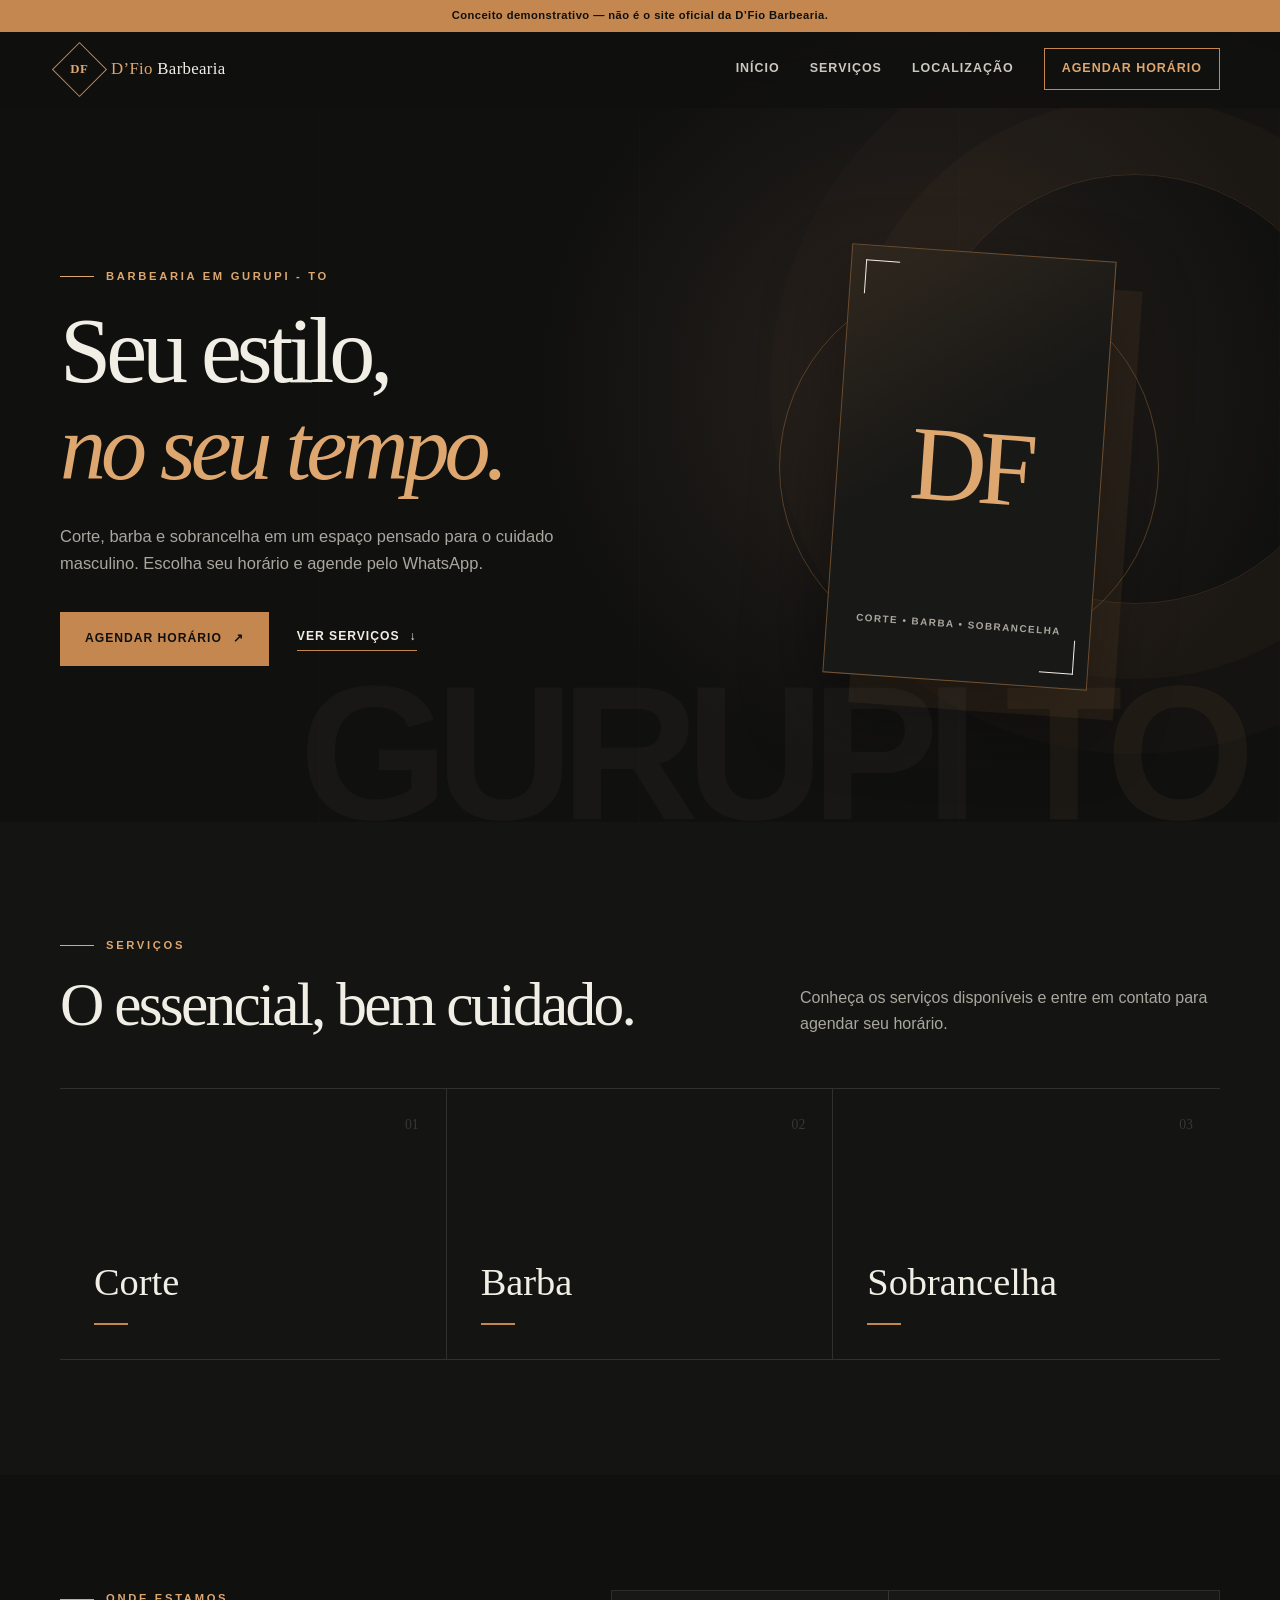
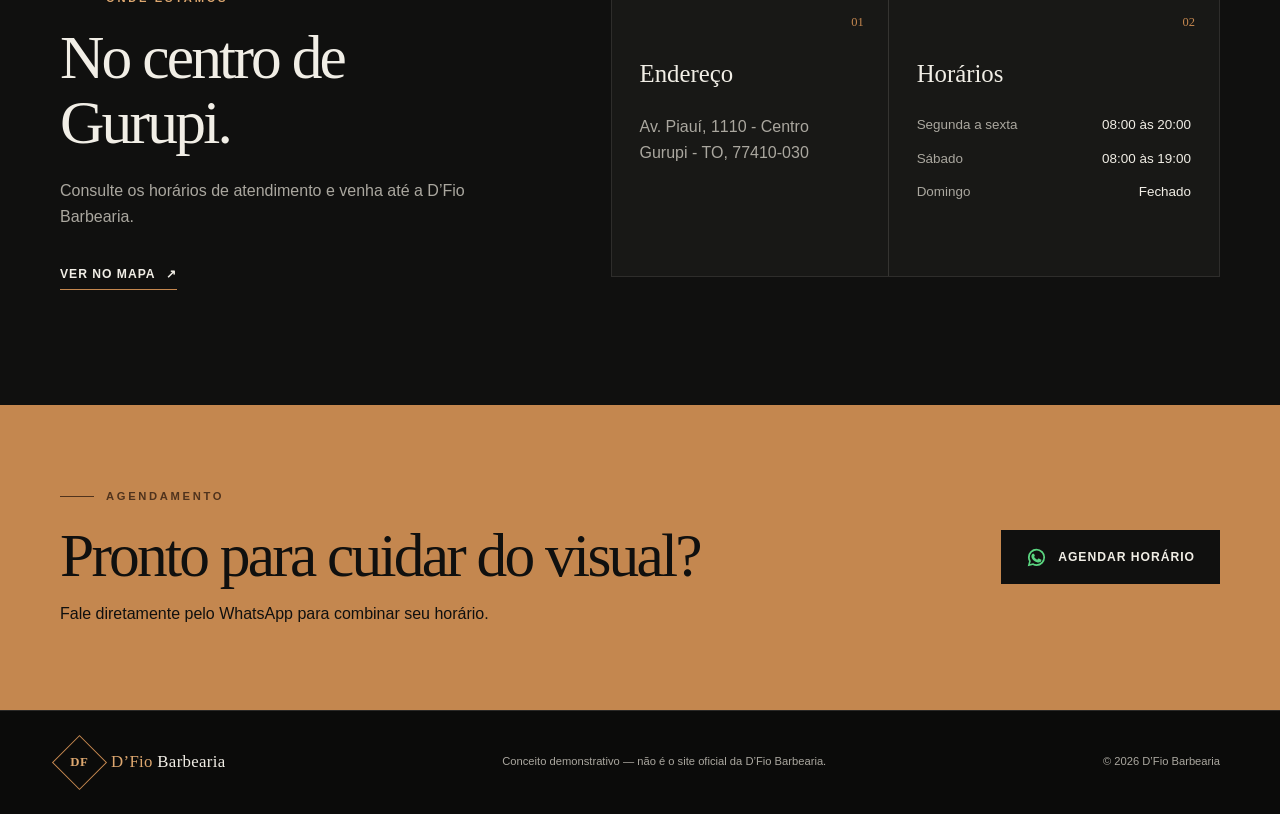
<file: index.html>
<!DOCTYPE html>
<html lang="pt-BR">
<head>
  <meta charset="UTF-8">
  <meta name="viewport" content="width=device-width, initial-scale=1.0">
  <meta name="robots" content="noindex, nofollow">
  <meta name="description" content="Conceito demonstrativo da D’Fio Barbearia em Gurupi - TO. Corte, barba e sobrancelha com agendamento pelo WhatsApp.">
  <meta name="theme-color" content="#10100f">
  <meta property="og:locale" content="pt_BR">
  <meta property="og:type" content="website">
  <meta property="og:title" content="D’Fio Barbearia | Gurupi - TO">
  <meta property="og:description" content="Corte, barba e sobrancelha em Gurupi - TO.">
  <meta property="og:site_name" content="D’Fio Barbearia">
  <title>D’Fio Barbearia | Gurupi - TO</title>
  <link rel="stylesheet" href="style.css">
</head>
<body>
  <a class="skip-link" href="#conteudo-principal">Pular para o conteúdo principal</a>

  <div class="demo-bar" data-config="content.notice"></div>

  <header class="header" id="inicio">
    <div class="container header__content">
      <a class="logo js-company-logo" href="#inicio" aria-label="D’Fio Barbearia - início">
        <span class="logo__mark" aria-hidden="true"><span data-config="company.initials">DF</span></span>
        <span><strong data-config="company.logoText">D’Fio</strong> <span data-config="company.logoHighlight">Barbearia</span></span>
      </a>

      <button class="menu-toggle" type="button" aria-expanded="false" aria-controls="main-menu" aria-label="Abrir menu">
        <span aria-hidden="true"></span><span aria-hidden="true"></span><span aria-hidden="true"></span>
      </button>

      <nav class="nav" id="main-menu" aria-label="Navegação principal">
        <p class="nav__title">Menu</p>
        <a href="#inicio">Início</a>
        <a href="#servicos">Serviços</a>
        <a href="#localizacao">Localização</a>
        <a class="nav__button js-whatsapp" href="#agendamento">Agendar horário</a>
      </nav>
      <button class="nav-backdrop" type="button" aria-label="Fechar menu" tabindex="-1"></button>
    </div>
  </header>

  <main id="conteudo-principal">
    <section class="hero" aria-labelledby="hero-title">
      <div class="hero__lines" aria-hidden="true"></div>
      <div class="container hero__content">
        <div class="hero__copy">
          <p class="eyebrow" data-config="content.hero.eyebrow"></p>
          <h1 id="hero-title"><span data-config="content.hero.title"></span> <em data-config="content.hero.titleHighlight"></em></h1>
          <p class="hero__description" data-config="content.hero.description"></p>
          <div class="hero__actions">
            <a class="button button--primary js-whatsapp" href="#agendamento">Agendar horário <span aria-hidden="true">↗</span></a>
            <a class="text-link" href="#servicos">Ver serviços <span aria-hidden="true">↓</span></a>
          </div>
        </div>

        <div class="hero__art" aria-hidden="true">
          <div class="hero__halo"></div>
          <div class="hero__blade">
            <span class="hero__monogram" data-config="company.initials">DF</span>
            <span class="hero__art-label" data-config="content.hero.visualLabel"></span>
          </div>
        </div>
      </div>
      <p class="hero__city" aria-hidden="true">GURUPI <span>TO</span></p>
    </section>

    <section class="section services" id="servicos" aria-labelledby="services-title">
      <div class="container">
        <div class="section-heading">
          <div>
            <p class="eyebrow" data-config="content.services.eyebrow"></p>
            <h2 id="services-title" data-config="content.services.title"></h2>
          </div>
          <p data-config="content.services.description"></p>
        </div>
        <div class="services__grid" data-services></div>
      </div>
    </section>

    <section class="section location" id="localizacao" aria-labelledby="location-title">
      <div class="container location__grid">
        <div class="location__intro">
          <p class="eyebrow" data-config="content.location.eyebrow"></p>
          <h2 id="location-title" data-config="content.location.title"></h2>
          <p data-config="content.location.description"></p>
          <a class="text-link" data-map-link target="_blank" rel="noopener noreferrer">Ver no mapa <span aria-hidden="true">↗</span></a>
        </div>

        <div class="location__details">
          <article class="info-card">
            <span class="info-card__index" aria-hidden="true">01</span>
            <h3>Endereço</h3>
            <address><span data-config="contact.addressLine"></span><br><span data-config="contact.addressCity"></span></address>
          </article>
          <article class="info-card">
            <span class="info-card__index" aria-hidden="true">02</span>
            <h3>Horários</h3>
            <dl class="hours" data-hours></dl>
          </article>
        </div>
      </div>
    </section>

    <section class="contact" id="agendamento" aria-labelledby="contact-title">
      <div class="container contact__content">
        <div>
          <p class="eyebrow" data-config="content.contact.eyebrow"></p>
          <h2 id="contact-title" data-config="content.contact.title"></h2>
          <p data-config="content.contact.description"></p>
        </div>
        <a class="button button--dark js-whatsapp" href="#agendamento">
          <svg viewBox="0 0 24 24" aria-hidden="true" focusable="false"><path d="M12 2a9.7 9.7 0 0 0-9.8 9.6c0 1.7.5 3.4 1.3 4.8L2 22l5.8-1.5c1.3.7 2.7 1.1 4.2 1.1a9.8 9.8 0 1 0 0-19.6Zm0 17.7c-1.3 0-2.6-.4-3.7-1l-.3-.2-3.4.9.9-3.3-.2-.3a7.8 7.8 0 1 1 6.7 3.9Zm4.3-5.8c-.2-.1-1.4-.7-1.7-.8-.2-.1-.4-.1-.6.1l-.8 1c-.1.2-.3.2-.5.1-1.4-.7-2.4-1.4-3.3-3-.2-.3.2-.5.6-1 .1-.2.1-.4 0-.6l-.7-1.7c-.2-.4-.4-.4-.6-.4H8c-.3 0-.6.1-.8.4-.8.9-1.2 1.9-1 3 .3 1.8 1.5 3.5 3 4.6 1.8 1.3 4.5 2.5 6.5 1.9 1-.3 1.7-1.3 1.8-2.2.1-.4.1-.8-.1-.9-.3-.2-.7-.3-1.1-.5Z"/></svg>
          Agendar horário
        </a>
      </div>
    </section>
  </main>

  <footer class="footer">
    <div class="container footer__content">
      <a class="logo js-company-logo" href="#inicio" aria-label="D’Fio Barbearia - início">
        <span class="logo__mark" aria-hidden="true"><span data-config="company.initials">DF</span></span>
        <span><strong data-config="company.logoText">D’Fio</strong> <span data-config="company.logoHighlight">Barbearia</span></span>
      </a>
      <p data-config="content.notice"></p>
      <p>&copy; <span id="current-year"></span> <span data-config="company.name"></span></p>
    </div>
  </footer>

  <script src="config.js"></script>
  <script src="script.js"></script>
</body>
</html>
</file>
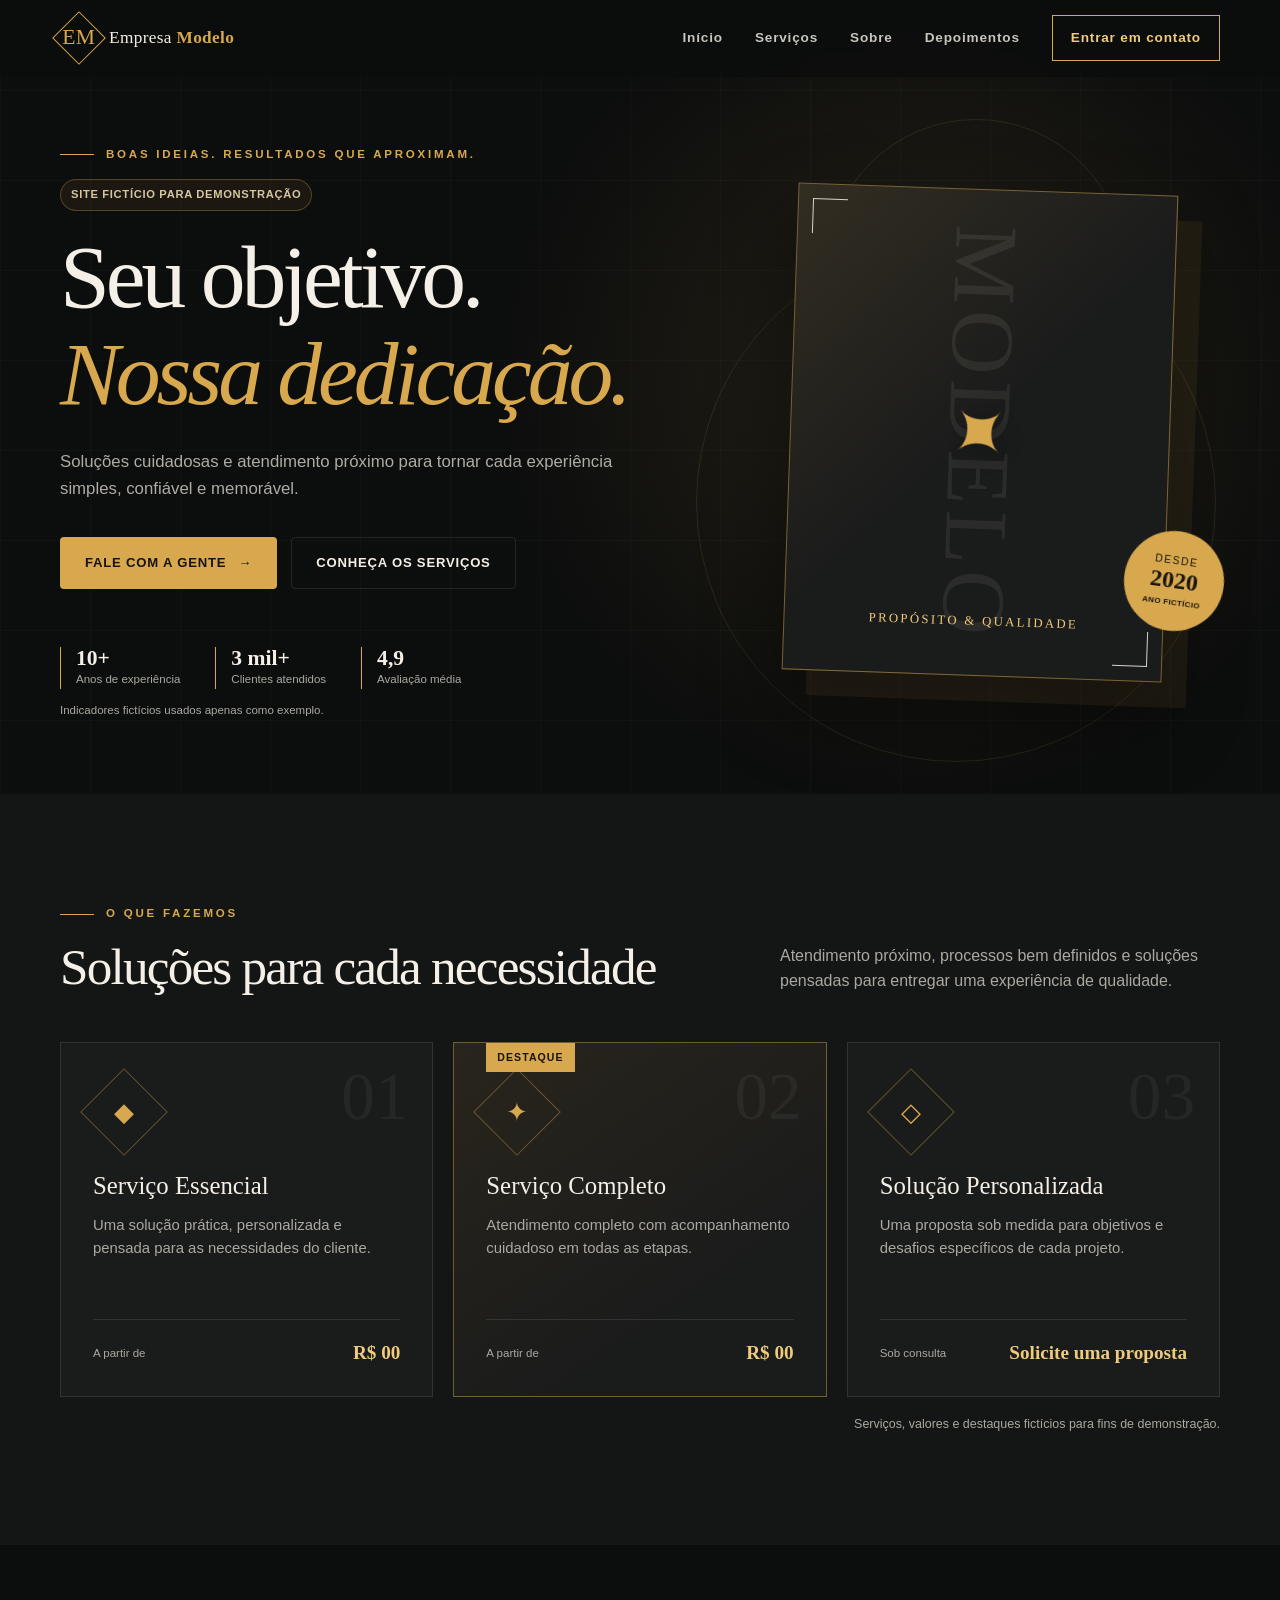
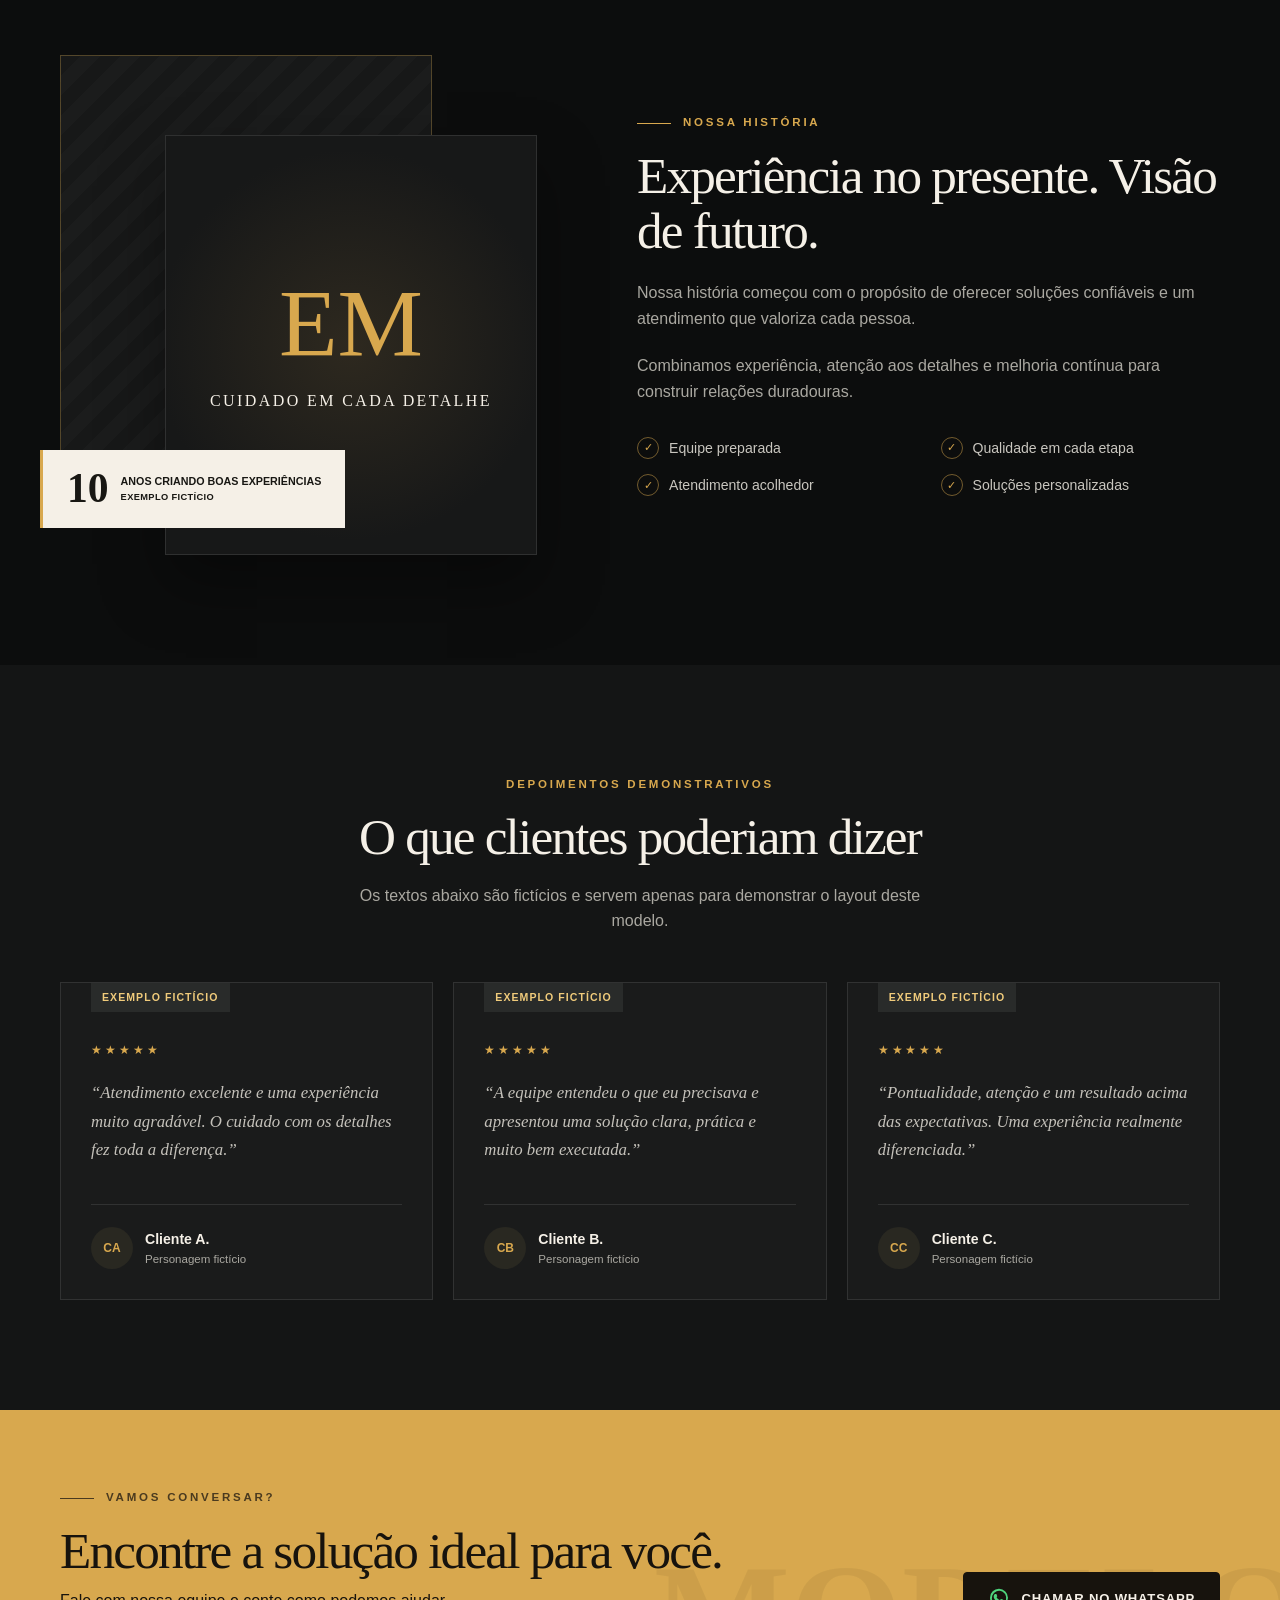
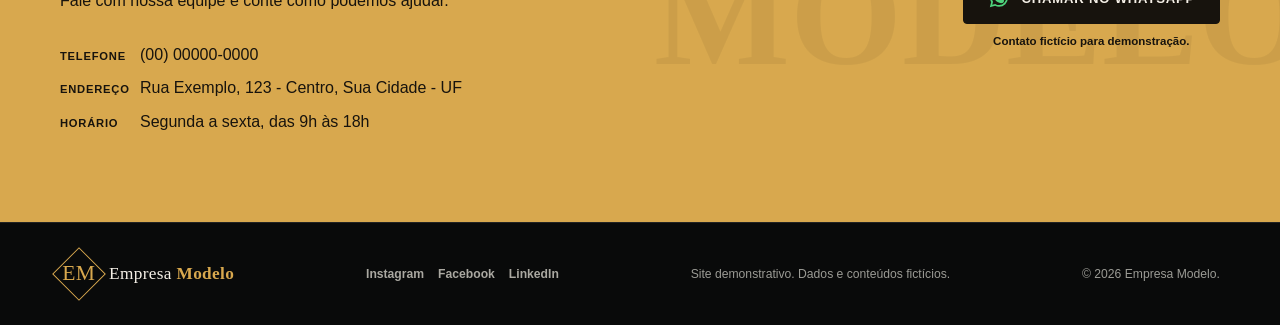
<file: modelo-site-negocio/index.html>
<!DOCTYPE html>
<html lang="pt-BR">
<head>
  <meta charset="UTF-8">
  <meta name="viewport" content="width=device-width, initial-scale=1.0">
  <!-- Fallbacks de SEO: os valores finais são definidos pelo config.js. -->
  <meta name="description" content="Site demonstrativo de uma empresa fictícia e modelo reutilizável para pequenos negócios.">
  <meta name="theme-color" content="#0c0d0d">
  <meta property="og:locale" content="pt_BR">
  <meta property="og:type" content="website">
  <meta property="og:title" content="Empresa Modelo | Site demonstrativo">
  <meta property="og:description" content="Modelo reutilizável para apresentar uma pequena empresa, seus serviços e formas de contato.">
  <meta property="og:site_name" content="Empresa Modelo">
  <title>Empresa Modelo | Site demonstrativo</title>
  <link rel="stylesheet" href="style.css">
</head>
<body>
  <a class="skip-link" href="#conteudo-principal">Pular para o conteúdo principal</a>
  <header class="header" id="inicio">
    <div class="container header__content">
      <a class="logo js-company-logo" href="#inicio" aria-label="Voltar ao inicio">
        <span class="logo__mark" aria-hidden="true"><span data-company-initials>EM</span></span>
        <span data-company-logo></span>
      </a>

      <button class="menu-toggle" type="button" aria-expanded="false" aria-controls="main-menu" aria-label="Abrir menu">
        <span aria-hidden="true"></span>
        <span aria-hidden="true"></span>
        <span aria-hidden="true"></span>
      </button>

      <nav class="nav" id="main-menu" aria-label="Navegação principal">
        <p class="nav__title">Navegação</p>
        <a href="#inicio">Início</a>
        <a href="#servicos">Serviços</a>
        <a href="#sobre">Sobre</a>
        <a href="#depoimentos">Depoimentos</a>
        <a class="nav__button" href="#contato">Entrar em contato</a>
      </nav>
      <button class="nav-backdrop" type="button" aria-label="Fechar menu" tabindex="-1"></button>
    </div>
  </header>

  <main id="conteudo-principal">
    <section class="hero" aria-labelledby="hero-title">
      <div class="hero__glow hero__glow--one" aria-hidden="true"></div>
      <div class="hero__glow hero__glow--two" aria-hidden="true"></div>
      <div class="container hero__content">
        <div class="hero__text">
          <p class="eyebrow" data-config="company.slogan"></p>
          <p class="demo-pill" data-demo-label></p>
          <h1 id="hero-title"><span class="hero__title-main" data-config="content.hero.title"></span><br><span data-config="content.hero.titleHighlight"></span></h1>
          <p class="hero__description" data-config="company.description"></p>
          <div class="hero__actions">
            <a class="button button--primary" href="#contato">Fale com a gente <span aria-hidden="true">→</span></a>
            <a class="button button--ghost" href="#servicos">Conheça os serviços</a>
          </div>
          <ul class="hero__highlights" data-highlights aria-describedby="highlights-note"></ul>
          <p class="hero__demo-note demo-only" id="highlights-note">Indicadores fictícios usados apenas como exemplo.</p>
        </div>

        <div class="hero__visual" aria-hidden="true">
          <div class="hero__frame">
            <div class="hero__monogram" data-config="company.monogram"></div>
            <div class="hero__symbol">✦</div>
            <p data-config="content.hero.visualTagline"></p>
          </div>
          <div class="hero__badge"><span>Desde</span><strong data-config="company.foundedYear"></strong><small class="demo-only">ano fictício</small></div>
        </div>
      </div>
    </section>

    <section class="section services" id="servicos" aria-labelledby="services-title">
      <div class="container">
        <div class="section-heading">
          <div>
            <p class="eyebrow" data-config="content.services.eyebrow"></p>
            <h2 id="services-title" data-config="content.services.title"></h2>
          </div>
          <p data-config="content.services.description"></p>
        </div>

        <!-- Os cards são criados a partir de services no config.js. -->
        <div class="services__grid" data-services aria-describedby="services-note"></div>
        <p class="demo-note demo-only" id="services-note">Serviços, valores e destaques fictícios para fins de demonstração.</p>
      </div>
    </section>

    <section class="section about" id="sobre" aria-labelledby="about-title">
      <div class="container about__grid">
        <div class="about__visual" aria-hidden="true">
          <div class="about__panel about__panel--back"></div>
          <div class="about__panel about__panel--front">
            <span data-company-initials>EM</span>
            <p data-config="content.about.visualPhrase"></p>
          </div>
          <div class="about__experience"><strong data-config="content.about.experienceValue"></strong><span><span data-config="content.about.experienceLabel"></span><small class="demo-only">Exemplo fictício</small></span></div>
        </div>

        <div class="about__content">
          <p class="eyebrow" data-config="content.about.eyebrow"></p>
          <h2 id="about-title" data-config="content.about.title"></h2>
          <div data-about-paragraphs></div>
          <ul class="about__list" data-about-features></ul>
        </div>
      </div>
    </section>

    <section class="section testimonials" id="depoimentos" aria-labelledby="testimonials-title">
      <div class="container">
        <div class="section-heading section-heading--center">
          <div>
            <p class="eyebrow" data-config="content.testimonials.eyebrow"></p>
            <h2 id="testimonials-title" data-config="content.testimonials.title"></h2>
          </div>
          <p data-config="content.testimonials.description"></p>
        </div>

        <!-- Depoimentos de exemplo configurados em config.js. -->
        <div class="testimonials__grid" data-testimonials></div>
      </div>
    </section>

    <section class="contact" id="contato" aria-labelledby="contact-title" data-company-watermark>
      <div class="container contact__content">
        <div>
          <p class="eyebrow" data-config="content.contact.eyebrow"></p>
          <h2 id="contact-title" data-config="content.contact.title"></h2>
          <p data-config="content.contact.description"></p>
          <address class="contact__details">
            <a data-phone-link><span class="contact__detail-label">Telefone</span><span data-config="contact.phone"></span></a>
            <p><span class="contact__detail-label">Endereço</span><span data-config="contact.address"></span></p>
            <p><span class="contact__detail-label">Horário</span><span data-config="contact.hours"></span></p>
          </address>
        </div>
        <div class="contact__action">
          <a class="button button--whatsapp" id="whatsapp-button" href="#contato" aria-describedby="whatsapp-help contact-notice">
            <svg class="whatsapp-icon" viewBox="0 0 24 24" aria-hidden="true" focusable="false">
              <path d="M12 2a9.7 9.7 0 0 0-9.8 9.6c0 1.7.5 3.4 1.3 4.8L2 22l5.8-1.5c1.3.7 2.7 1.1 4.2 1.1a9.8 9.8 0 1 0 0-19.6Zm0 17.7c-1.3 0-2.6-.4-3.7-1l-.3-.2-3.4.9.9-3.3-.2-.3a7.8 7.8 0 1 1 6.7 3.9Zm4.3-5.8c-.2-.1-1.4-.7-1.7-.8-.2-.1-.4-.1-.6.1l-.8 1c-.1.2-.3.2-.5.1-1.4-.7-2.4-1.4-3.3-3-.2-.3.2-.5.6-1 .1-.2.1-.4 0-.6l-.7-1.7c-.2-.4-.4-.4-.6-.4H8c-.3 0-.6.1-.8.4-.8.9-1.2 1.9-1 3 .3 1.8 1.5 3.5 3 4.6 1.8 1.3 4.5 2.5 6.5 1.9 1-.3 1.7-1.3 1.8-2.2.1-.4.1-.8-.1-.9-.3-.2-.7-.3-1.1-.5Z"/>
            </svg>
            Chamar no WhatsApp
          </a>
          <p class="contact__helper demo-only" id="whatsapp-help">Contato fictício para demonstração.</p>
        </div>
      </div>
      <p class="contact__notice" id="contact-notice" role="status" aria-live="polite"></p>
    </section>
  </main>

  <footer class="footer">
    <div class="container footer__content">
      <a class="logo js-company-logo" href="#inicio" aria-label="Voltar ao inicio">
        <span class="logo__mark" aria-hidden="true"><span data-company-initials>EM</span></span>
        <span data-company-logo></span>
      </a>
      <nav class="footer__social" data-social aria-label="Redes sociais"></nav>
      <p class="demo-only">Site demonstrativo. Dados e conteúdos fictícios.</p>
      <p>&copy; <span id="current-year"></span> <span data-config="company.name"></span>.</p>
    </div>
  </footer>

  <!-- Para cada cliente, altere primeiro o config.js e depois as cores no início do style.css. -->
  <script src="config.js"></script>
  <script src="script.js"></script>
</body>
</html>
</file>
<file: style.css>
:root {
  --ink: #10100f;
  --ink-soft: #181816;
  --surface: #20201d;
  --ivory: #f1eee6;
  --muted: #aaa79f;
  --copper: #c4874f;
  --copper-light: #dda76f;
  --line: rgba(241, 238, 230, 0.13);
  --container: 1160px;
  --font-heading: Georgia, "Times New Roman", serif;
  --font-body: "Segoe UI", Arial, sans-serif;
  --transition: 220ms ease;
}

* { box-sizing: border-box; margin: 0; padding: 0; }
html { scroll-behavior: smooth; scroll-padding-top: 108px; }
body { background: var(--ink); color: var(--ivory); font-family: var(--font-body); line-height: 1.6; overflow-x: hidden; }
body.menu-open { overflow: hidden; }
a { color: inherit; text-decoration: none; }
button { color: inherit; font: inherit; }
:focus-visible { outline: 3px solid var(--copper-light); outline-offset: 4px; }
::selection { background: var(--copper); color: var(--ink); }
.container { width: min(calc(100% - 40px), var(--container)); margin-inline: auto; }
.skip-link { position: fixed; z-index: 1000; top: 10px; left: 10px; padding: 10px 16px; background: var(--ivory); color: var(--ink); font-weight: 700; transform: translateY(-150%); transition: transform var(--transition); }
.skip-link:focus { transform: none; }

.demo-bar { position: relative; z-index: 102; padding: 7px 20px; background: var(--copper); color: var(--ink); font-size: 0.7rem; font-weight: 700; letter-spacing: 0.04em; text-align: center; }
.header { position: fixed; z-index: 100; top: 31px; width: 100%; border-bottom: 1px solid transparent; background: rgba(16, 16, 15, 0.83); backdrop-filter: blur(16px); transition: background var(--transition), border-color var(--transition); }
.header.scrolled { border-color: var(--line); background: rgba(16, 16, 15, 0.97); }
.header__content { display: flex; min-height: 76px; align-items: center; justify-content: space-between; }
.logo { display: inline-flex; align-items: center; gap: 12px; font-family: var(--font-heading); font-size: 1.05rem; letter-spacing: 0.02em; }
.logo strong { color: var(--copper-light); font-weight: 500; }
.logo__mark { display: grid; width: 39px; height: 39px; place-items: center; border: 1px solid var(--copper); color: var(--copper-light); font-size: 0.8rem; font-weight: 700; letter-spacing: 0.05em; transform: rotate(45deg); }
.logo__mark span { display: block; line-height: 1; transform: rotate(-45deg); }
.nav { display: flex; align-items: center; gap: 30px; }
.nav__title, .nav-backdrop { display: none; }
.nav a { color: #cbc8c0; font-size: 0.78rem; font-weight: 700; letter-spacing: 0.08em; text-transform: uppercase; transition: color var(--transition); }
.nav a:hover { color: var(--copper-light); }
.nav .nav__button { padding: 10px 17px; border: 1px solid var(--copper); color: var(--copper-light); }
.menu-toggle { display: none; width: 44px; height: 44px; border: 0; background: transparent; cursor: pointer; }
.menu-toggle span { display: block; width: 24px; height: 2px; margin: 5px auto; background: var(--ivory); transition: transform var(--transition), opacity var(--transition); }

.hero { position: relative; display: grid; min-height: 790px; padding: 170px 0 90px; align-items: center; overflow: hidden; background: radial-gradient(circle at 72% 45%, #29231e 0, var(--ink) 38%); }
.hero::before { content: ""; position: absolute; inset: 0; opacity: 0.22; background: repeating-linear-gradient(90deg, transparent 0, transparent calc(25% - 1px), rgba(255,255,255,.08) 25%); }
.hero__lines { position: absolute; top: 18%; right: -70px; width: 430px; height: 430px; border: 1px solid rgba(196,135,79,.18); border-radius: 50%; box-shadow: 0 0 0 75px rgba(196,135,79,.035), 0 0 0 150px rgba(196,135,79,.025); }
.hero__content { position: relative; display: grid; grid-template-columns: 1.08fr .92fr; align-items: center; gap: 70px; }
.hero__copy { animation: enter .7s ease both; }
.eyebrow { margin-bottom: 17px; color: var(--copper-light); font-size: 0.7rem; font-weight: 800; letter-spacing: 0.24em; text-transform: uppercase; }
.eyebrow::before { content: ""; display: inline-block; width: 34px; height: 1px; margin-right: 12px; background: currentColor; vertical-align: middle; }
h1, h2, h3 { font-family: var(--font-heading); font-weight: 400; line-height: 1.05; }
h1 { max-width: 680px; font-size: clamp(3.8rem, 7.2vw, 7rem); letter-spacing: -0.055em; }
h1 em { display: block; color: var(--copper-light); font-weight: 400; }
h2 { font-size: clamp(2.45rem, 4.8vw, 4.8rem); letter-spacing: -0.045em; }
h3 { font-size: 1.55rem; }
.hero__description { max-width: 570px; margin-top: 27px; color: var(--muted); font-size: 1.03rem; }
.hero__actions { display: flex; margin-top: 36px; align-items: center; gap: 28px; }
.button { display: inline-flex; min-height: 54px; padding: 0 24px; align-items: center; justify-content: center; gap: 11px; border: 1px solid transparent; font-size: 0.76rem; font-weight: 800; letter-spacing: 0.08em; text-transform: uppercase; transition: transform var(--transition), background var(--transition); }
.button:hover { transform: translateY(-2px); }
.button--primary { background: var(--copper); color: var(--ink); }
.button--primary:hover { background: var(--copper-light); }
.text-link { display: inline-flex; padding-bottom: 4px; align-items: center; gap: 10px; border-bottom: 1px solid var(--copper); color: var(--ivory); font-size: .76rem; font-weight: 700; letter-spacing: .08em; text-transform: uppercase; }
.hero__art { position: relative; display: grid; min-height: 490px; place-items: center; animation: enter .7s .1s ease both; }
.hero__halo { position: absolute; width: 380px; aspect-ratio: 1; border: 1px solid rgba(196,135,79,.36); border-radius: 50%; }
.hero__blade { position: relative; display: flex; width: 265px; height: 430px; flex-direction: column; align-items: center; justify-content: center; border: 1px solid rgba(196,135,79,.48); background: linear-gradient(145deg, rgba(196,135,79,.14), transparent 45%), var(--ink-soft); box-shadow: 28px 28px 0 rgba(196,135,79,.08), 0 35px 80px rgba(0,0,0,.45); transform: rotate(4deg); }
.hero__blade::before, .hero__blade::after { content: ""; position: absolute; width: 33px; height: 33px; border-color: var(--copper); }
.hero__blade::before { top: 14px; left: 14px; border-top: 1px solid; border-left: 1px solid; }
.hero__blade::after { right: 14px; bottom: 14px; border-right: 1px solid; border-bottom: 1px solid; }
.hero__monogram { color: var(--copper-light); font-family: var(--font-heading); font-size: 6.6rem; letter-spacing: -.08em; }
.hero__art-label { position: absolute; bottom: 48px; color: var(--muted); font-size: .62rem; font-weight: 700; letter-spacing: .15em; text-transform: uppercase; }
.hero__city { position: absolute; right: 3%; bottom: -27px; color: rgba(241,238,230,.035); font-size: clamp(6rem, 15vw, 13rem); font-weight: 900; letter-spacing: -.07em; line-height: 1; white-space: nowrap; }
.hero__city span { color: rgba(196,135,79,.07); }
@keyframes enter { from { opacity: 0; transform: translateY(18px); } }

.section { padding: 115px 0; }
.section-heading { display: flex; margin-bottom: 52px; align-items: end; justify-content: space-between; gap: 40px; }
.section-heading > p { max-width: 420px; color: var(--muted); }
.services { background: #141413; }
.services__grid { display: grid; grid-template-columns: repeat(3, 1fr); border-top: 1px solid var(--line); border-bottom: 1px solid var(--line); }
.service-card { position: relative; display: flex; min-height: 270px; padding: 34px; flex-direction: column; justify-content: flex-end; overflow: hidden; border-right: 1px solid var(--line); background: transparent; transition: background var(--transition); }
.service-card:last-child { border-right: 0; }
.service-card:hover { background: var(--surface); }
.service-card__number { position: absolute; top: 25px; right: 27px; color: rgba(241,238,230,.16); font-family: var(--font-heading); font-size: .86rem; }
.service-card h3 { font-size: clamp(2rem, 3vw, 3rem); }
.service-card__line { width: 34px; height: 2px; margin-top: 21px; background: var(--copper); transition: width var(--transition); }
.service-card:hover .service-card__line { width: 75px; }

.location { background: var(--ink); }
.location__grid { display: grid; grid-template-columns: .85fr 1.15fr; gap: 100px; }
.location__intro > p:not(.eyebrow) { max-width: 450px; margin: 24px 0 31px; color: var(--muted); }
.location__details { display: grid; grid-template-columns: 1fr 1.2fr; align-self: start; border: 1px solid var(--line); }
.info-card { position: relative; min-height: 285px; padding: 70px 28px 30px; background: var(--ink-soft); }
.info-card + .info-card { border-left: 1px solid var(--line); }
.info-card__index { position: absolute; top: 22px; right: 24px; color: var(--copper); font-family: var(--font-heading); font-size: .78rem; }
.info-card h3 { margin-bottom: 27px; }
.info-card address { color: var(--muted); font-style: normal; }
.hours { display: grid; grid-template-columns: 1fr auto; gap: 12px 18px; color: var(--muted); font-size: .84rem; }
.hours dd { color: var(--ivory); text-align: right; }

.contact { padding: 83px 0; background: var(--copper); color: var(--ink); }
.contact__content { display: flex; align-items: center; justify-content: space-between; gap: 45px; }
.contact .eyebrow { color: #50331d; }
.contact h2 { max-width: 690px; }
.contact p:not(.eyebrow) { margin-top: 14px; }
.button--dark { flex-shrink: 0; border-color: var(--ink); background: var(--ink); color: var(--ivory); }
.button--dark:hover { background: #292824; }
.button--dark svg { width: 21px; fill: #5bd580; }

.footer { padding: 32px 0; border-top: 1px solid var(--line); background: #0b0b0a; }
.footer__content { display: flex; align-items: center; justify-content: space-between; gap: 25px; }
.footer p { max-width: 420px; color: var(--muted); font-size: .7rem; text-align: center; }

@media (max-width: 900px) {
  .hero__content { gap: 25px; }
  .hero__blade { width: 230px; height: 385px; }
  .hero__halo { width: 320px; }
  .location__grid { gap: 50px; }
  .location__details { grid-template-columns: 1fr; }
  .info-card + .info-card { border-top: 1px solid var(--line); border-left: 0; }
}

@media (max-width: 820px) {
  .header { top: 47px; }
  .menu-toggle { position: relative; z-index: 4; display: block; }
  .menu-toggle[aria-expanded="true"] span:first-child { transform: translateY(7px) rotate(45deg); }
  .menu-toggle[aria-expanded="true"] span:nth-child(2) { opacity: 0; }
  .menu-toggle[aria-expanded="true"] span:last-child { transform: translateY(-7px) rotate(-45deg); }
  .nav { position: fixed; z-index: 3; top: 0; right: 0; display: flex; width: min(86vw, 390px); height: 100dvh; padding: 110px 34px 40px; flex-direction: column; align-items: stretch; gap: 0; background: #151514; box-shadow: -20px 0 50px rgba(0,0,0,.5); transform: translateX(105%); visibility: hidden; transition: transform 300ms ease, visibility 300ms; }
  .nav.open { transform: none; visibility: visible; }
  .nav__title { display: block; margin-bottom: 20px; color: var(--copper-light); font-family: var(--font-heading); font-size: 1.7rem; }
  .nav a { padding: 18px 3px; border-bottom: 1px solid var(--line); }
  .nav .nav__button { margin-top: 24px; text-align: center; }
  .nav-backdrop { position: fixed; z-index: 2; inset: 0; display: block; border: 0; background: rgba(0,0,0,.7); opacity: 0; pointer-events: none; visibility: hidden; backdrop-filter: blur(3px); transition: opacity 300ms ease, visibility 300ms; }
  body.menu-open .nav-backdrop { opacity: 1; pointer-events: auto; visibility: visible; }
  .hero { min-height: 720px; }
  .hero__content { grid-template-columns: 1fr; }
  .hero__art { display: none; }
  .location__grid { grid-template-columns: 1fr; }
  .location__details { grid-template-columns: 1fr 1.2fr; }
  .info-card + .info-card { border-top: 0; border-left: 1px solid var(--line); }
  .contact__content { align-items: flex-start; flex-direction: column; }
  .footer__content { flex-wrap: wrap; }
}

@media (max-width: 600px) {
  .container { width: min(calc(100% - 32px), var(--container)); }
  .demo-bar { min-height: 47px; padding-inline: 14px; line-height: 1.45; }
  .header__content { min-height: 68px; }
  .hero { min-height: 690px; padding: 155px 0 80px; background: radial-gradient(circle at 90% 25%, #29231e, var(--ink) 48%); }
  h1 { font-size: clamp(3.15rem, 16vw, 5rem); }
  h2 { font-size: clamp(2.35rem, 12vw, 3.6rem); }
  .hero__actions { align-items: stretch; flex-direction: column; gap: 22px; }
  .button { width: 100%; }
  .text-link { align-self: flex-start; }
  .section { padding: 80px 0; }
  .section-heading { margin-bottom: 36px; align-items: flex-start; flex-direction: column; gap: 20px; }
  .services__grid { grid-template-columns: 1fr; }
  .service-card { min-height: 190px; border-right: 0; border-bottom: 1px solid var(--line); }
  .service-card:last-child { border-bottom: 0; }
  .location__details { grid-template-columns: 1fr; }
  .info-card { min-height: auto; padding: 65px 25px 30px; }
  .info-card + .info-card { border-top: 1px solid var(--line); border-left: 0; }
  .contact { padding: 68px 0; }
  .footer__content { align-items: flex-start; flex-direction: column; }
  .footer p { text-align: left; }
}

@media (prefers-reduced-motion: reduce) {
  html { scroll-behavior: auto; }
  *, *::before, *::after { animation-duration: .01ms !important; animation-iteration-count: 1 !important; transition-duration: .01ms !important; }
}
</file>
<file: modelo-site-negocio/style.css>
:root {
  /* PERSONALIZAÇÃO DO CLIENTE: altere este bloco para aplicar a identidade visual. */
  --color-primary: #d8a84e;
  --color-primary-light: #f0cb7b;
  --color-primary-rgb: 216, 168, 78;
  --color-secondary: #17130d;
  --color-background: #0c0d0d;
  --color-background-soft: #141515;
  --color-surface: #1a1b1b;
  --color-text: #d6d3cc;
  --color-text-heading: #f5f0e7;
  --color-text-muted: #aaa8a1;
  --font-body: "Segoe UI", Arial, sans-serif;
  --font-heading: Georgia, "Times New Roman", serif;

  /* Tokens internos derivados das opções acima. */
  --bg: var(--color-background);
  --bg-soft: var(--color-background-soft);
  --surface: var(--color-surface);
  --gold: var(--color-primary);
  --gold-light: var(--color-primary-light);
  --cream: var(--color-text-heading);
  --text: var(--color-text);
  --muted: var(--color-text-muted);
  --line: rgba(255, 255, 255, 0.1);
  --container: 1160px;
  --radius: 4px;
  --transition: 220ms ease;
}

* {
  box-sizing: border-box;
  margin: 0;
  padding: 0;
}

html {
  scroll-behavior: smooth;
  scroll-padding-top: 84px;
}

body {
  background: var(--bg);
  color: var(--text);
  font-family: var(--font-body);
  line-height: 1.6;
  overflow-x: hidden;
}

.skip-link {
  position: fixed;
  z-index: 1000;
  top: 12px;
  left: 12px;
  padding: 10px 16px;
  border-radius: var(--radius);
  background: var(--cream);
  color: var(--color-secondary);
  font-weight: 700;
  transform: translateY(-150%);
  transition: transform var(--transition);
}

.skip-link:focus {
  transform: translateY(0);
}

body.menu-open {
  overflow: hidden;
}

a {
  color: inherit;
  text-decoration: none;
}

button,
a {
  -webkit-tap-highlight-color: transparent;
}

button {
  font: inherit;
}

:focus-visible {
  outline: 3px solid var(--gold-light);
  outline-offset: 4px;
}

::selection {
  background: var(--gold);
  color: var(--color-secondary);
}

.container {
  width: min(calc(100% - 40px), var(--container));
  margin-inline: auto;
}

.header {
  position: fixed;
  z-index: 100;
  top: 0;
  width: 100%;
  border-bottom: 1px solid transparent;
  background: rgba(12, 13, 13, 0.82);
  backdrop-filter: blur(16px);
  transition: border-color var(--transition), background var(--transition);
}

.header.scrolled {
  border-color: var(--line);
  background: rgba(12, 13, 13, 0.96);
}

.header__content {
  display: flex;
  min-height: 76px;
  align-items: center;
  justify-content: space-between;
}

.logo {
  display: inline-flex;
  align-items: center;
  gap: 11px;
  color: var(--cream);
  font-family: var(--font-heading);
  font-size: 1.08rem;
  letter-spacing: 0.02em;
}

.logo strong {
  color: var(--gold);
  font-weight: 600;
}

.logo__mark {
  display: grid;
  width: 38px;
  height: 38px;
  place-items: center;
  border: 1px solid var(--gold);
  color: var(--gold);
  font-size: 1.35rem;
  transform: rotate(45deg);
  line-height: 1;
}

.logo__mark span {
  display: block;
  transform: rotate(-45deg);
}

.nav {
  display: flex;
  align-items: center;
  gap: 32px;
}

.nav__title,
.nav-backdrop {
  display: none;
}

.nav a {
  position: relative;
  color: #c8c5be;
  font-size: 0.85rem;
  font-weight: 600;
  letter-spacing: 0.06em;
  transition: color var(--transition);
}

.nav a:not(.nav__button)::after {
  content: "";
  position: absolute;
  right: 0;
  bottom: -8px;
  left: 0;
  height: 1px;
  background: var(--gold);
  transform: scaleX(0);
  transform-origin: right;
  transition: transform var(--transition);
}

.nav a:not(.nav__button):hover::after,
.nav a:not(.nav__button):focus-visible::after {
  transform: scaleX(1);
  transform-origin: left;
}

.nav a:hover,
.nav a:focus-visible {
  color: var(--gold-light);
}

.nav .nav__button {
  padding: 11px 18px;
  border: 1px solid var(--gold);
  color: var(--gold-light);
  transition: background var(--transition), color var(--transition), border-color var(--transition);
}

.nav .nav__button:hover,
.nav .nav__button:focus-visible {
  background: var(--gold);
  color: var(--color-secondary);
}

.menu-toggle {
  display: none;
  width: 44px;
  height: 44px;
  border: 0;
  background: transparent;
  border-radius: var(--radius);
  cursor: pointer;
}

.menu-toggle span {
  display: block;
  width: 24px;
  height: 2px;
  margin: 5px auto;
  background: var(--cream);
  transition: transform var(--transition), opacity var(--transition);
}

.hero {
  position: relative;
  display: grid;
  min-height: 760px;
  padding: 145px 0 75px;
  align-items: center;
  overflow: hidden;
  background:
    linear-gradient(90deg, rgba(255, 255, 255, 0.018) 1px, transparent 1px) 0 0 / 90px 90px,
    linear-gradient(rgba(255, 255, 255, 0.018) 1px, transparent 1px) 0 0 / 90px 90px,
    radial-gradient(circle at 72% 48%, #252116 0%, var(--bg) 42%);
}

.hero__glow {
  position: absolute;
  width: 300px;
  height: 300px;
  border: 1px solid rgba(var(--color-primary-rgb), 0.13);
  border-radius: 50%;
}

.hero__glow--one {
  top: 15%;
  right: 12%;
}

.hero__glow--two {
  right: 5%;
  bottom: 4%;
  width: 520px;
  height: 520px;
}

.hero__content {
  position: relative;
  display: grid;
  grid-template-columns: 1.12fr 0.88fr;
  align-items: center;
  gap: 70px;
}

.hero__text,
.hero__visual {
  animation: hero-enter 700ms ease-out both;
}

.hero__visual {
  animation-delay: 120ms;
}

@keyframes hero-enter {
  from {
    opacity: 0;
    transform: translateY(18px);
  }
  to {
    opacity: 1;
    transform: translateY(0);
  }
}

.eyebrow {
  margin-bottom: 16px;
  color: var(--gold);
  font-size: 0.72rem;
  font-weight: 700;
  letter-spacing: 0.24em;
  text-transform: uppercase;
}

.eyebrow::before {
  content: "";
  display: inline-block;
  width: 34px;
  height: 1px;
  margin-right: 12px;
  background: var(--gold);
  vertical-align: middle;
}

.demo-pill {
  display: inline-flex;
  margin: 0 0 18px;
  padding: 6px 10px;
  align-items: center;
  border: 1px solid rgba(var(--color-primary-rgb), 0.3);
  border-radius: 999px;
  background: rgba(var(--color-primary-rgb), 0.08);
  color: #d7c69f;
  font-size: 0.7rem;
  font-weight: 700;
  letter-spacing: 0.06em;
  text-transform: uppercase;
}

h1,
h2,
h3 {
  color: var(--cream);
  font-family: var(--font-heading);
  font-weight: 500;
  line-height: 1.08;
}

h1 {
  max-width: 720px;
  font-size: clamp(3.4rem, 7vw, 6.7rem);
  letter-spacing: -0.045em;
}

h1 span {
  color: var(--gold);
  font-style: italic;
}

h1 .hero__title-main {
  color: var(--cream);
  font-style: normal;
}

h2 {
  font-size: clamp(2.25rem, 4vw, 4rem);
  letter-spacing: -0.035em;
}

h3 {
  font-size: 1.55rem;
}

.hero__description {
  max-width: 590px;
  margin-top: 26px;
  color: #aeaca5;
  font-size: 1.05rem;
}

.hero__actions {
  display: flex;
  flex-wrap: wrap;
  gap: 14px;
  margin-top: 34px;
}

.button {
  display: inline-flex;
  min-height: 52px;
  padding: 0 24px;
  align-items: center;
  justify-content: center;
  gap: 12px;
  border: 1px solid transparent;
  border-radius: var(--radius);
  cursor: pointer;
  font-size: 0.82rem;
  font-weight: 700;
  letter-spacing: 0.06em;
  text-transform: uppercase;
  transition: background var(--transition), color var(--transition), border-color var(--transition), transform var(--transition);
}

.button:hover {
  transform: translateY(-2px);
}

.button:active {
  transform: translateY(0);
}

.button--primary {
  background: var(--gold);
  color: var(--color-secondary);
}

.button--primary:hover {
  background: var(--gold-light);
}

.button--ghost {
  border-color: var(--line);
  color: var(--cream);
}

.button--ghost:hover {
  border-color: var(--gold);
  color: var(--gold-light);
}

.hero__highlights {
  display: flex;
  gap: 35px;
  margin-top: 58px;
  list-style: none;
}

.hero__highlights li {
  display: flex;
  flex-direction: column;
  padding-left: 15px;
  border-left: 1px solid var(--gold);
}

.hero__highlights strong {
  color: var(--cream);
  font-family: var(--font-heading);
  font-size: 1.35rem;
  line-height: 1.1;
}

.hero__highlights span {
  color: var(--muted);
  font-size: 0.72rem;
}

.hero__demo-note {
  margin-top: 12px;
  color: var(--muted);
  font-size: 0.72rem;
}

.hero__visual {
  position: relative;
  display: grid;
  min-height: 470px;
  place-items: center;
}

.hero__frame {
  position: relative;
  display: flex;
  width: min(380px, 90%);
  aspect-ratio: 0.78;
  flex-direction: column;
  align-items: center;
  justify-content: center;
  border: 1px solid rgba(var(--color-primary-rgb), 0.5);
  background:
    linear-gradient(135deg, rgba(var(--color-primary-rgb), 0.13), transparent 50%),
    var(--surface);
  box-shadow: 25px 25px 0 rgba(var(--color-primary-rgb), 0.07), 0 35px 80px rgba(0, 0, 0, 0.45);
  transform: rotate(2deg);
}

.hero__frame::before,
.hero__frame::after {
  content: "";
  position: absolute;
  width: 34px;
  height: 34px;
  border-color: var(--gold);
}

.hero__frame::before {
  top: 14px;
  left: 14px;
  border-top: 1px solid;
  border-left: 1px solid;
}

.hero__frame::after {
  right: 14px;
  bottom: 14px;
  border-right: 1px solid;
  border-bottom: 1px solid;
}

.hero__monogram {
  color: rgba(245, 240, 231, 0.08);
  font-family: var(--font-heading);
  font-size: clamp(3.7rem, 7vw, 6rem);
  letter-spacing: 0.06em;
  writing-mode: vertical-rl;
}

.hero__symbol {
  position: absolute;
  color: var(--gold);
  font-size: 4.8rem;
  filter: drop-shadow(0 10px 16px rgba(0, 0, 0, 0.4));
  transform: rotate(-43deg);
}

.hero__frame p {
  position: absolute;
  bottom: 44px;
  color: var(--gold-light);
  font-family: var(--font-heading);
  font-size: 0.8rem;
  letter-spacing: 0.18em;
  text-transform: uppercase;
}

.hero__badge {
  position: absolute;
  right: -4px;
  bottom: 45px;
  display: flex;
  width: 100px;
  height: 100px;
  flex-direction: column;
  align-items: center;
  justify-content: center;
  border-radius: 50%;
  background: var(--gold);
  color: #1a160f;
  line-height: 1.15;
  transform: rotate(8deg);
}

.hero__badge span {
  font-size: 0.65rem;
  letter-spacing: 0.15em;
  text-transform: uppercase;
}

.hero__badge strong {
  font-family: var(--font-heading);
  font-size: 1.5rem;
}

.hero__badge small {
  margin-top: 3px;
  font-size: 0.5rem;
  font-weight: 800;
  letter-spacing: 0.04em;
  text-transform: uppercase;
}

.section {
  padding: 110px 0;
}

.services {
  background: var(--bg-soft);
}

.section-heading {
  display: flex;
  margin-bottom: 48px;
  align-items: end;
  justify-content: space-between;
  gap: 40px;
}

.section-heading > p {
  max-width: 440px;
  color: var(--muted);
}

.services__grid,
.testimonials__grid {
  display: grid;
  grid-template-columns: repeat(3, 1fr);
  gap: 20px;
}

.service-card {
  position: relative;
  min-height: 355px;
  padding: 38px 32px 100px;
  overflow: hidden;
  border: 1px solid var(--line);
  background: var(--surface);
  box-shadow: 0 18px 45px rgba(0, 0, 0, 0);
  transition: border-color var(--transition), box-shadow var(--transition), transform var(--transition);
}

.service-card:hover {
  border-color: rgba(var(--color-primary-rgb), 0.52);
  box-shadow: 0 18px 45px rgba(0, 0, 0, 0.2);
  transform: translateY(-6px);
}

.service-card--featured {
  border-color: rgba(var(--color-primary-rgb), 0.45);
  background: linear-gradient(145deg, #29251c, var(--surface) 70%);
}

.service-card__number {
  position: absolute;
  top: 20px;
  right: 24px;
  color: rgba(255, 255, 255, 0.05);
  font-family: var(--font-heading);
  font-size: 4.2rem;
  line-height: 1;
}

.service-card__tag,
.testimonial-card__label {
  position: absolute;
  top: 0;
  left: 32px;
  padding: 6px 11px;
  background: var(--gold);
  color: var(--color-secondary);
  font-size: 0.66rem;
  font-weight: 800;
  letter-spacing: 0.1em;
  text-transform: uppercase;
}

.service-card__icon {
  display: grid;
  width: 62px;
  height: 62px;
  margin-bottom: 30px;
  place-items: center;
  border: 1px solid rgba(var(--color-primary-rgb), 0.4);
  color: var(--gold);
  font-family: var(--font-heading);
  font-size: 1.65rem;
  transform: rotate(45deg);
}

.service-card__icon span {
  display: block;
  transform: rotate(-45deg);
}

.service-card h3 {
  margin-bottom: 14px;
}

.service-card p {
  color: var(--muted);
  font-size: 0.93rem;
}

.service-card__footer {
  position: absolute;
  right: 32px;
  bottom: 27px;
  left: 32px;
  display: flex;
  padding-top: 18px;
  align-items: center;
  justify-content: space-between;
  border-top: 1px solid var(--line);
}

.service-card__footer span {
  color: var(--muted);
  font-size: 0.72rem;
}

.service-card__footer strong {
  color: var(--gold-light);
  font-family: var(--font-heading);
  font-size: 1.2rem;
  text-align: right;
}

.demo-note {
  margin-top: 18px;
  color: var(--muted);
  font-size: 0.78rem;
  text-align: right;
}

.about {
  overflow: hidden;
  background: var(--bg);
}

.about__grid {
  display: grid;
  grid-template-columns: 0.9fr 1.1fr;
  align-items: center;
  gap: 100px;
}

.about__visual {
  position: relative;
  min-height: 500px;
}

.about__panel {
  position: absolute;
  width: 78%;
  height: 420px;
}

.about__panel--back {
  top: 0;
  left: 0;
  border: 1px solid rgba(var(--color-primary-rgb), 0.3);
  background: repeating-linear-gradient(135deg, #171818 0, #171818 14px, #1b1c1c 14px, #1b1c1c 28px);
}

.about__panel--front {
  right: 0;
  bottom: 0;
  display: flex;
  flex-direction: column;
  align-items: center;
  justify-content: center;
  border: 1px solid var(--line);
  background: radial-gradient(circle, #2e291f, #171818 70%);
  box-shadow: 0 30px 60px rgba(0, 0, 0, 0.35);
}

.about__panel--front span {
  color: var(--gold);
  font-family: var(--font-heading);
  font-size: 6rem;
  line-height: 1;
}

.about__panel--front p {
  margin-top: 16px;
  color: var(--cream);
  font-family: var(--font-heading);
  letter-spacing: 0.15em;
  text-align: center;
  text-transform: uppercase;
}

.about__experience {
  position: absolute;
  z-index: 2;
  bottom: 27px;
  left: -20px;
  display: flex;
  padding: 18px 24px;
  align-items: center;
  gap: 12px;
  border-left: 3px solid var(--gold);
  background: var(--cream);
  color: #181713;
}

.about__experience strong {
  font-family: var(--font-heading);
  font-size: 2.6rem;
  line-height: 1;
}

.about__experience span {
  font-size: 0.67rem;
  font-weight: 700;
  line-height: 1.25;
  text-transform: uppercase;
}

.about__experience small {
  display: block;
  margin-top: 4px;
  font-size: 0.58rem;
  font-weight: 800;
  letter-spacing: 0.04em;
}

.about__content > p:not(.eyebrow),
[data-about-paragraphs] p {
  margin-top: 22px;
  color: var(--muted);
}

.about__list {
  display: grid;
  margin-top: 32px;
  grid-template-columns: repeat(2, 1fr);
  gap: 15px 24px;
  list-style: none;
}

.about__list li {
  display: flex;
  align-items: center;
  gap: 10px;
  color: #c9c6bf;
  font-size: 0.88rem;
}

.about__list span {
  display: grid;
  width: 22px;
  height: 22px;
  place-items: center;
  border: 1px solid rgba(var(--color-primary-rgb), 0.5);
  border-radius: 50%;
  color: var(--gold);
  font-size: 0.68rem;
}

.testimonials {
  background: var(--bg-soft);
}

.section-heading--center {
  display: block;
  max-width: 700px;
  margin-right: auto;
  margin-left: auto;
  text-align: center;
}

.section-heading--center .eyebrow::before {
  display: none;
}

.section-heading--center > p {
  max-width: 610px;
  margin: 18px auto 0;
}

.testimonial-card {
  position: relative;
  padding: 48px 30px 30px;
  border: 1px solid var(--line);
  background: var(--surface);
  box-shadow: 0 18px 45px rgba(0, 0, 0, 0);
  transition: border-color var(--transition), box-shadow var(--transition), transform var(--transition);
}

.testimonial-card:hover {
  border-color: rgba(var(--color-primary-rgb), 0.35);
  box-shadow: 0 18px 45px rgba(0, 0, 0, 0.18);
  transform: translateY(-4px);
}

.testimonial-card__label {
  left: 30px;
  background: #292b2a;
  color: var(--gold-light);
}

.stars {
  margin: 10px 0 19px;
  color: var(--gold);
  font-size: 0.76rem;
  letter-spacing: 0.24em;
}

.testimonial-card blockquote {
  min-height: 125px;
  color: #c4c1ba;
  font-family: var(--font-heading);
  font-size: 1.05rem;
  font-style: italic;
  line-height: 1.7;
}

.testimonial-card__author {
  display: flex;
  padding-top: 22px;
  align-items: center;
  gap: 12px;
  border-top: 1px solid var(--line);
}

.testimonial-card__author > span {
  display: grid;
  width: 42px;
  height: 42px;
  place-items: center;
  border-radius: 50%;
  background: #292821;
  color: var(--gold);
  font-size: 0.75rem;
  font-weight: 700;
}

.testimonial-card__author div {
  display: flex;
  flex-direction: column;
}

.testimonial-card__author strong {
  color: var(--cream);
  font-size: 0.88rem;
}

.testimonial-card__author small {
  color: var(--muted);
  font-size: 0.72rem;
}

.contact {
  position: relative;
  padding: 78px 0;
  overflow: hidden;
  background: var(--gold);
  color: var(--color-secondary);
}

.contact::after {
  content: attr(data-company-watermark);
  position: absolute;
  top: 50%;
  right: -30px;
  color: rgba(0, 0, 0, 0.055);
  font-family: var(--font-heading);
  font-size: 9rem;
  font-weight: 700;
  line-height: 1;
  transform: translateY(-50%);
}

.contact__content {
  position: relative;
  z-index: 1;
  display: flex;
  align-items: center;
  justify-content: space-between;
  gap: 40px;
}

.contact .eyebrow {
  color: #4a3a1f;
}

.contact .eyebrow::before {
  background: #4a3a1f;
}

.contact h2 {
  color: var(--color-secondary);
}

.contact p:not(.eyebrow) {
  margin-top: 10px;
}

.contact__details {
  display: grid;
  margin-top: 28px;
  gap: 8px;
  font-style: normal;
}

.contact__details a,
.contact__details p {
  display: flex;
  margin: 0 !important;
  align-items: baseline;
  gap: 10px;
}

.contact__details a:hover {
  text-decoration: underline;
  text-underline-offset: 3px;
}

.contact__detail-label {
  min-width: 70px;
  font-size: 0.7rem;
  font-weight: 800;
  letter-spacing: 0.07em;
  text-transform: uppercase;
}

.button--whatsapp {
  flex-shrink: 0;
  border-color: var(--color-secondary);
  background: var(--color-secondary);
  color: var(--cream);
}

.contact__action {
  display: flex;
  flex-shrink: 0;
  align-items: center;
  flex-direction: column;
}

.contact__helper {
  margin-top: 8px !important;
  font-size: 0.72rem;
  font-weight: 700;
}

.button--whatsapp:hover {
  background: #29251e;
}

.whatsapp-icon {
  width: 22px;
  height: 22px;
  color: #4ed37c;
  fill: currentColor;
}

.contact__notice {
  position: relative;
  z-index: 1;
  min-height: 24px;
  width: min(calc(100% - 40px), var(--container));
  margin: 18px auto -24px;
  font-size: 0.78rem;
  font-weight: 700;
  text-align: right;
}

.footer {
  padding: 32px 0;
  border-top: 1px solid var(--line);
  background: #090a0a;
}

.footer__content {
  display: flex;
  align-items: center;
  justify-content: space-between;
  gap: 20px;
}

.footer p {
  color: #9b9b95;
  font-size: 0.76rem;
}

.footer__social {
  display: flex;
  flex-wrap: wrap;
  gap: 14px;
}

.footer__social a {
  color: var(--muted);
  font-size: 0.76rem;
  font-weight: 700;
  transition: color var(--transition);
}

.footer__social a:hover,
.footer__social a:focus-visible {
  color: var(--gold-light);
}

@media (max-width: 1100px) and (min-width: 901px) {
  .hero__content {
    gap: 35px;
  }

  .hero__frame {
    width: min(335px, 92%);
  }

  .about__grid {
    gap: 60px;
  }
}

@media (max-width: 900px) {
  .menu-toggle {
    position: relative;
    z-index: 4;
    display: block;
  }

  .menu-toggle[aria-expanded="true"] span:first-child {
    transform: translateY(7px) rotate(45deg);
  }

  .menu-toggle[aria-expanded="true"] span:nth-child(2) {
    opacity: 0;
  }

  .menu-toggle[aria-expanded="true"] span:last-child {
    transform: translateY(-7px) rotate(-45deg);
  }

  .nav {
    position: fixed;
    z-index: 3;
    top: 0;
    right: 0;
    display: flex;
    width: min(86vw, 390px);
    height: 100vh;
    height: 100dvh;
    padding: 110px 36px 40px;
    flex-direction: column;
    align-items: stretch;
    gap: 0;
    overflow-y: auto;
    overscroll-behavior: contain;
    background: #111212;
    box-shadow: -20px 0 50px rgba(0, 0, 0, 0.45);
    transform: translateX(105%);
    visibility: hidden;
    transition: transform 300ms ease, visibility 300ms;
  }

  .nav.open {
    transform: translateX(0);
    visibility: visible;
  }

  .nav__title {
    display: block;
    margin-bottom: 18px;
    color: var(--gold);
    font-family: var(--font-heading);
    font-size: 1.5rem;
  }

  .nav a {
    padding: 18px 4px;
    border-bottom: 1px solid var(--line);
    font-size: 0.95rem;
  }

  .nav a:not(.nav__button)::after {
    display: none;
  }

  .nav .nav__button {
    margin-top: 24px;
    text-align: center;
  }

  .nav-backdrop {
    position: fixed;
    z-index: 2;
    inset: 0;
    display: block;
    border: 0;
    background: rgba(0, 0, 0, 0.65);
    cursor: pointer;
    opacity: 0;
    pointer-events: none;
    visibility: hidden;
    backdrop-filter: blur(3px);
    transition: opacity 300ms ease, visibility 300ms;
  }

  body.menu-open .nav-backdrop {
    opacity: 1;
    pointer-events: auto;
    visibility: visible;
  }

  .hero__content {
    grid-template-columns: 1fr;
  }

  .hero__text {
    position: relative;
    z-index: 2;
  }

  .hero__visual {
    display: none;
  }

  .services__grid,
  .testimonials__grid {
    grid-template-columns: repeat(2, minmax(0, 1fr));
  }

  .service-card:last-child:nth-child(odd),
  .testimonial-card:last-child:nth-child(odd) {
    grid-column: 1 / -1;
  }

  .service-card {
    min-height: 315px;
  }

  .about__grid {
    grid-template-columns: 1fr;
    gap: 65px;
  }

  .about__visual {
    width: min(520px, 100%);
    margin-inline: auto;
  }

  .contact__content {
    align-items: flex-start;
    flex-direction: column;
  }

  .contact__action {
    align-items: flex-start;
  }

  .contact__notice {
    text-align: left;
  }

  .footer__content {
    flex-wrap: wrap;
  }
}

@media (max-width: 700px) {
  .services__grid,
  .testimonials__grid {
    grid-template-columns: 1fr;
  }

  .service-card:last-child:nth-child(odd),
  .testimonial-card:last-child:nth-child(odd) {
    grid-column: auto;
  }
}

@media (max-width: 600px) {
  .container {
    width: min(calc(100% - 32px), var(--container));
  }

  .header__content {
    min-height: 68px;
  }

  .hero {
    min-height: auto;
    padding: 125px 0 75px;
    background: radial-gradient(circle at 90% 20%, #292318 0%, var(--bg) 43%);
  }

  h1 {
    font-size: clamp(2.7rem, 13.5vw, 4.7rem);
    line-height: 1.04;
  }

  .hero__description {
    font-size: 0.98rem;
  }

  .hero__actions,
  .button {
    width: 100%;
  }

  .hero__highlights {
    display: grid;
    margin-top: 45px;
    grid-template-columns: repeat(3, 1fr);
    gap: 8px;
  }

  .hero__highlights li {
    padding-left: 9px;
  }

  .hero__highlights strong {
    font-size: 1.1rem;
  }

  .hero__highlights span {
    font-size: 0.66rem;
    line-height: 1.3;
  }

  .section {
    padding: 78px 0;
  }

  .section-heading {
    margin-bottom: 34px;
    align-items: flex-start;
    flex-direction: column;
    gap: 18px;
  }

  .service-card {
    padding-right: 25px;
    padding-left: 25px;
  }

  .service-card__footer {
    right: 25px;
    left: 25px;
  }

  .about__visual {
    min-height: 390px;
  }

  .about__panel {
    height: 330px;
  }

  .about__panel--front span {
    font-size: 4.5rem;
  }

  .about__experience {
    bottom: 4px;
    left: 0;
  }

  .about__list {
    grid-template-columns: 1fr;
  }

  .testimonial-card blockquote {
    min-height: auto;
    margin-bottom: 24px;
  }

  .contact {
    padding: 65px 0;
  }

  .contact::after {
    display: none;
  }

  .contact__notice {
    width: min(calc(100% - 32px), var(--container));
  }

  .contact__action,
  .button--whatsapp {
    width: 100%;
  }

  .contact__details a,
  .contact__details p {
    align-items: flex-start;
    flex-direction: column;
    gap: 0;
  }

  .footer__content {
    align-items: flex-start;
    flex-direction: column;
  }
}

@media (prefers-reduced-motion: reduce) {
  html {
    scroll-behavior: auto;
  }

  *,
  *::before,
  *::after {
    animation-duration: 0.01ms !important;
    animation-iteration-count: 1 !important;
    scroll-behavior: auto !important;
    transition-duration: 0.01ms !important;
  }
}
</file>
